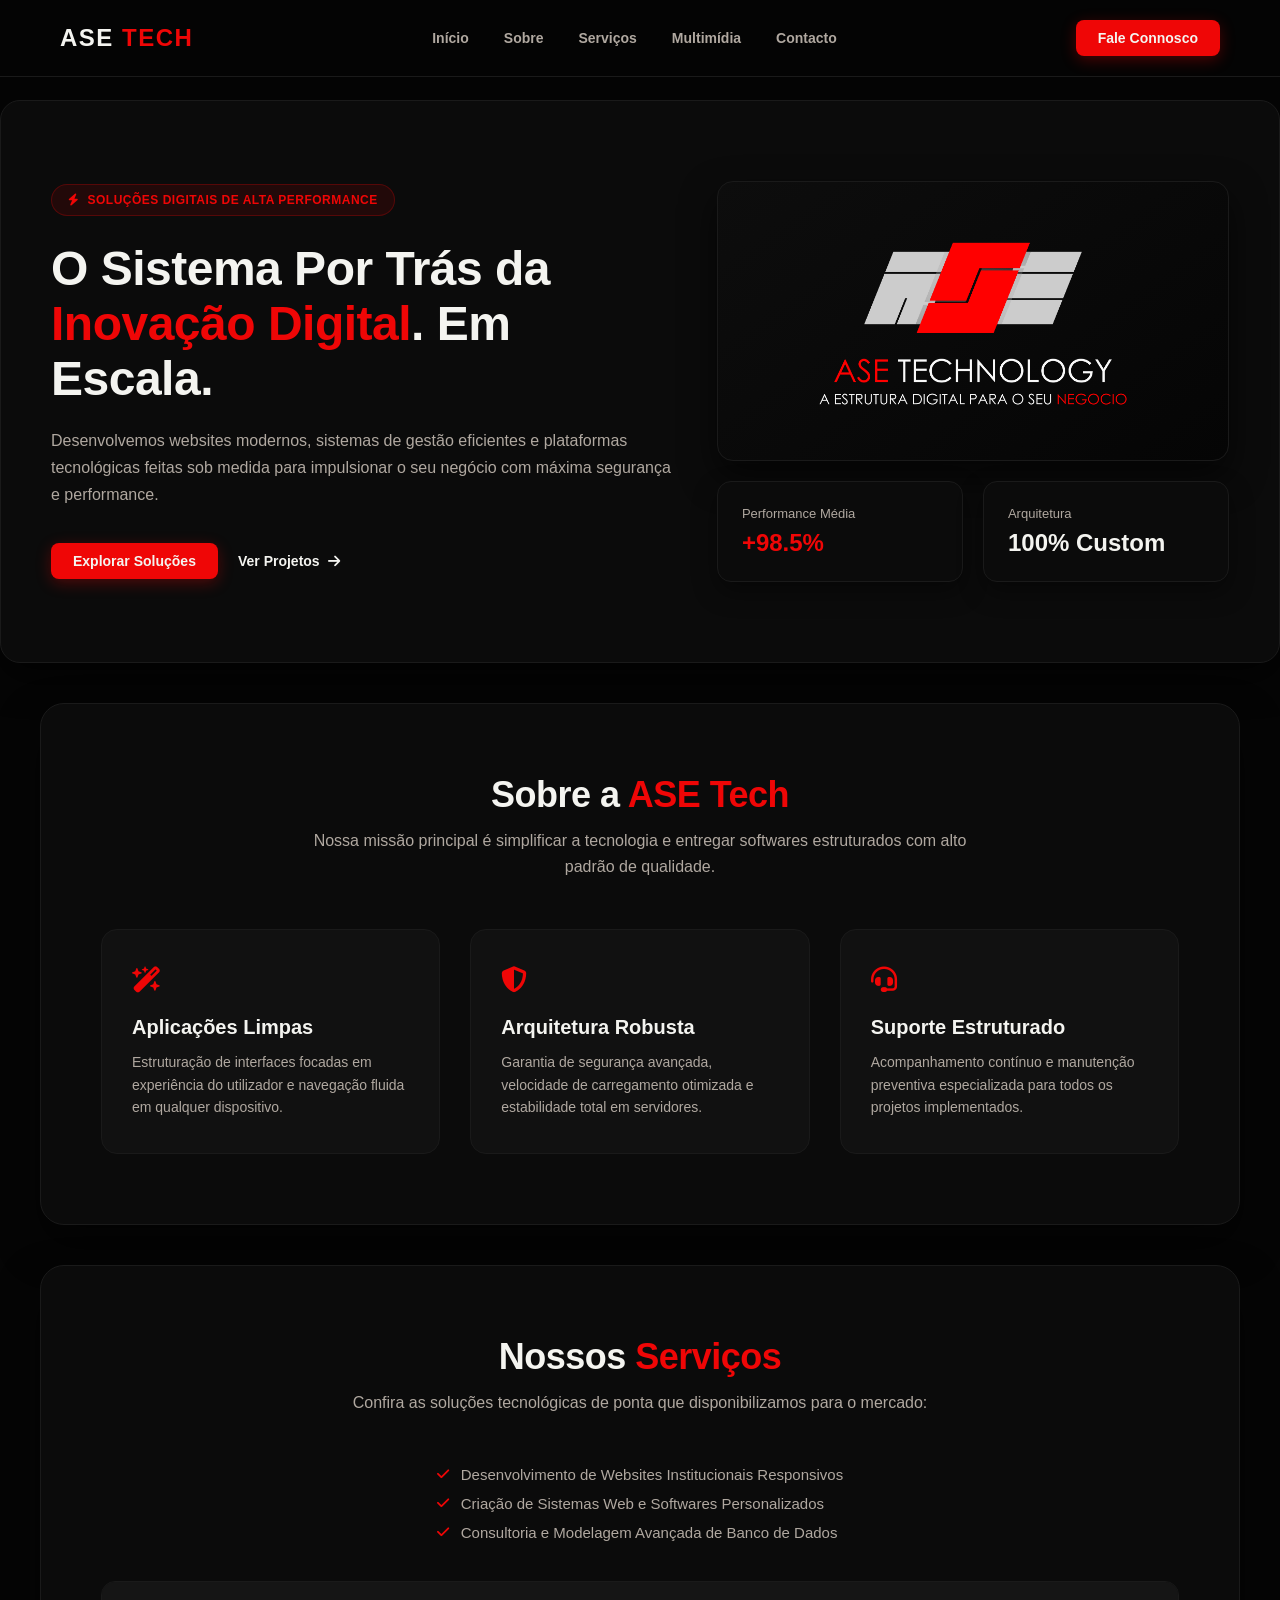
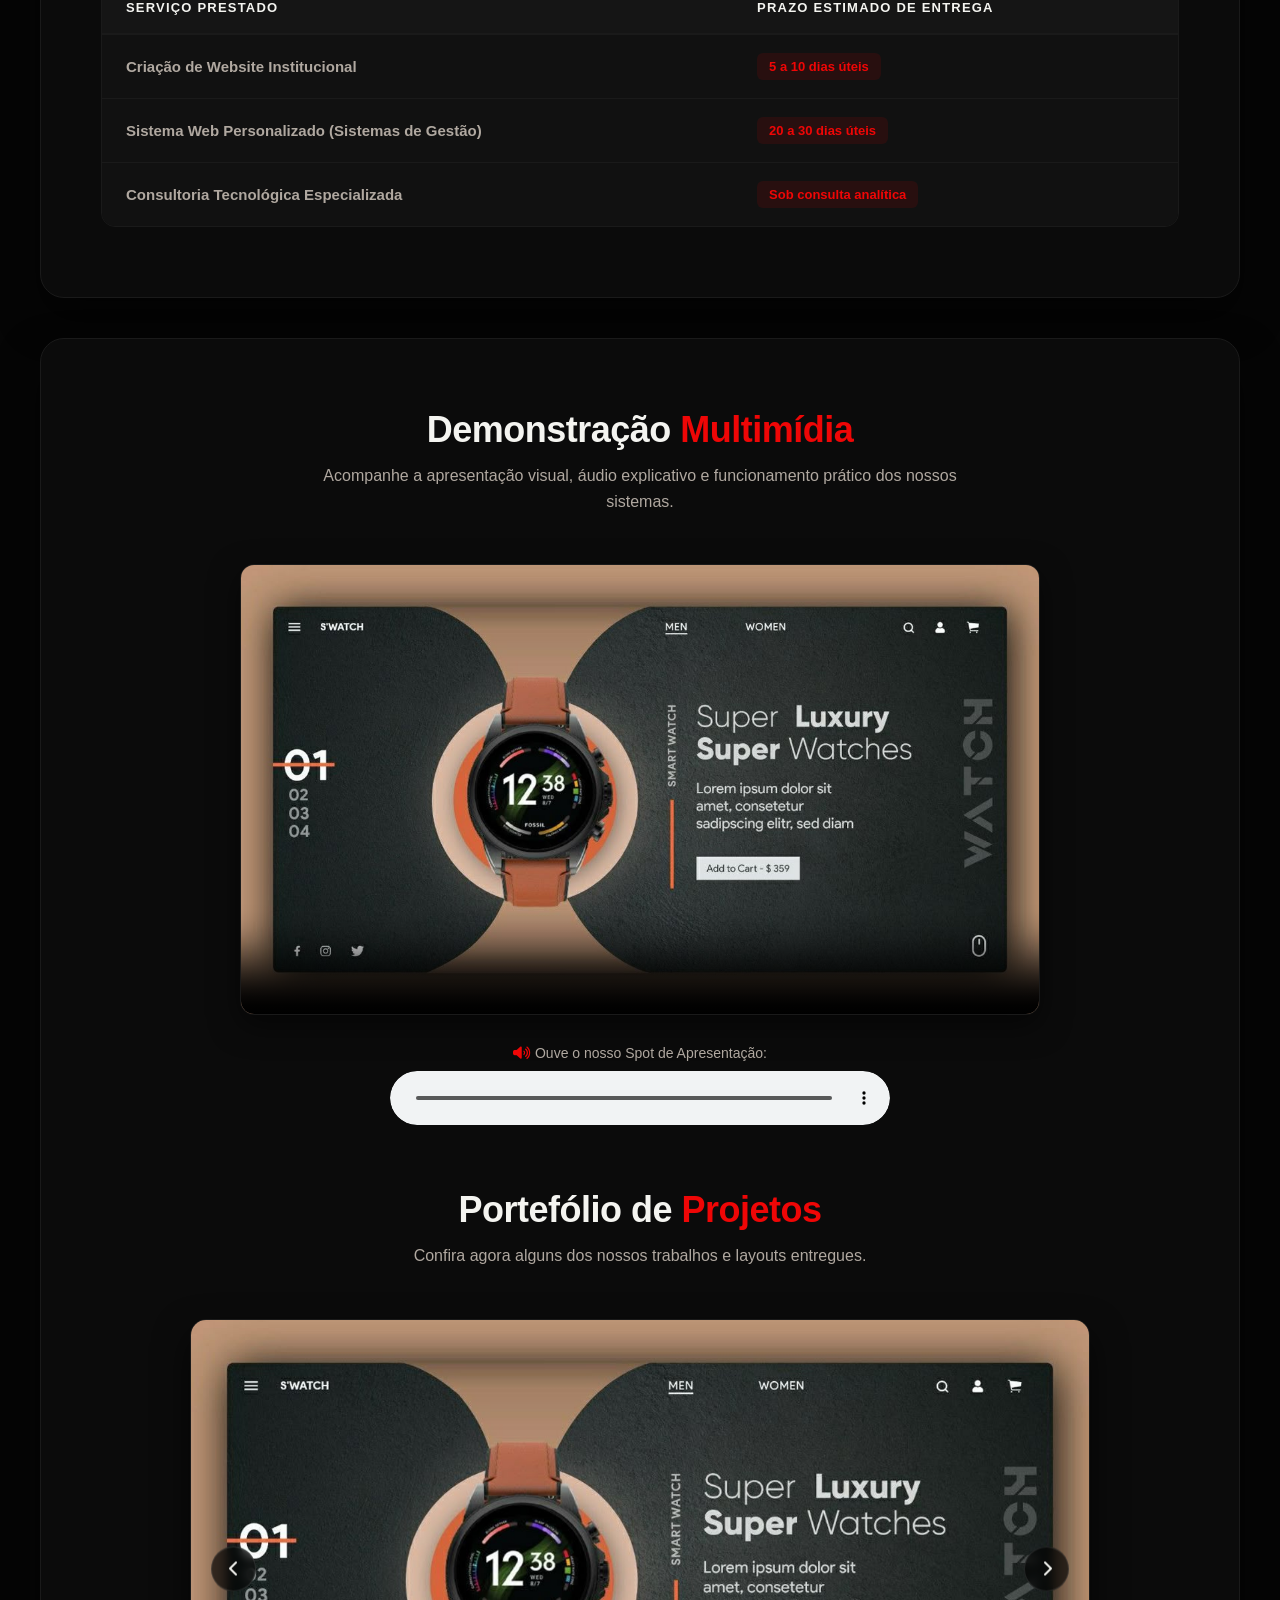
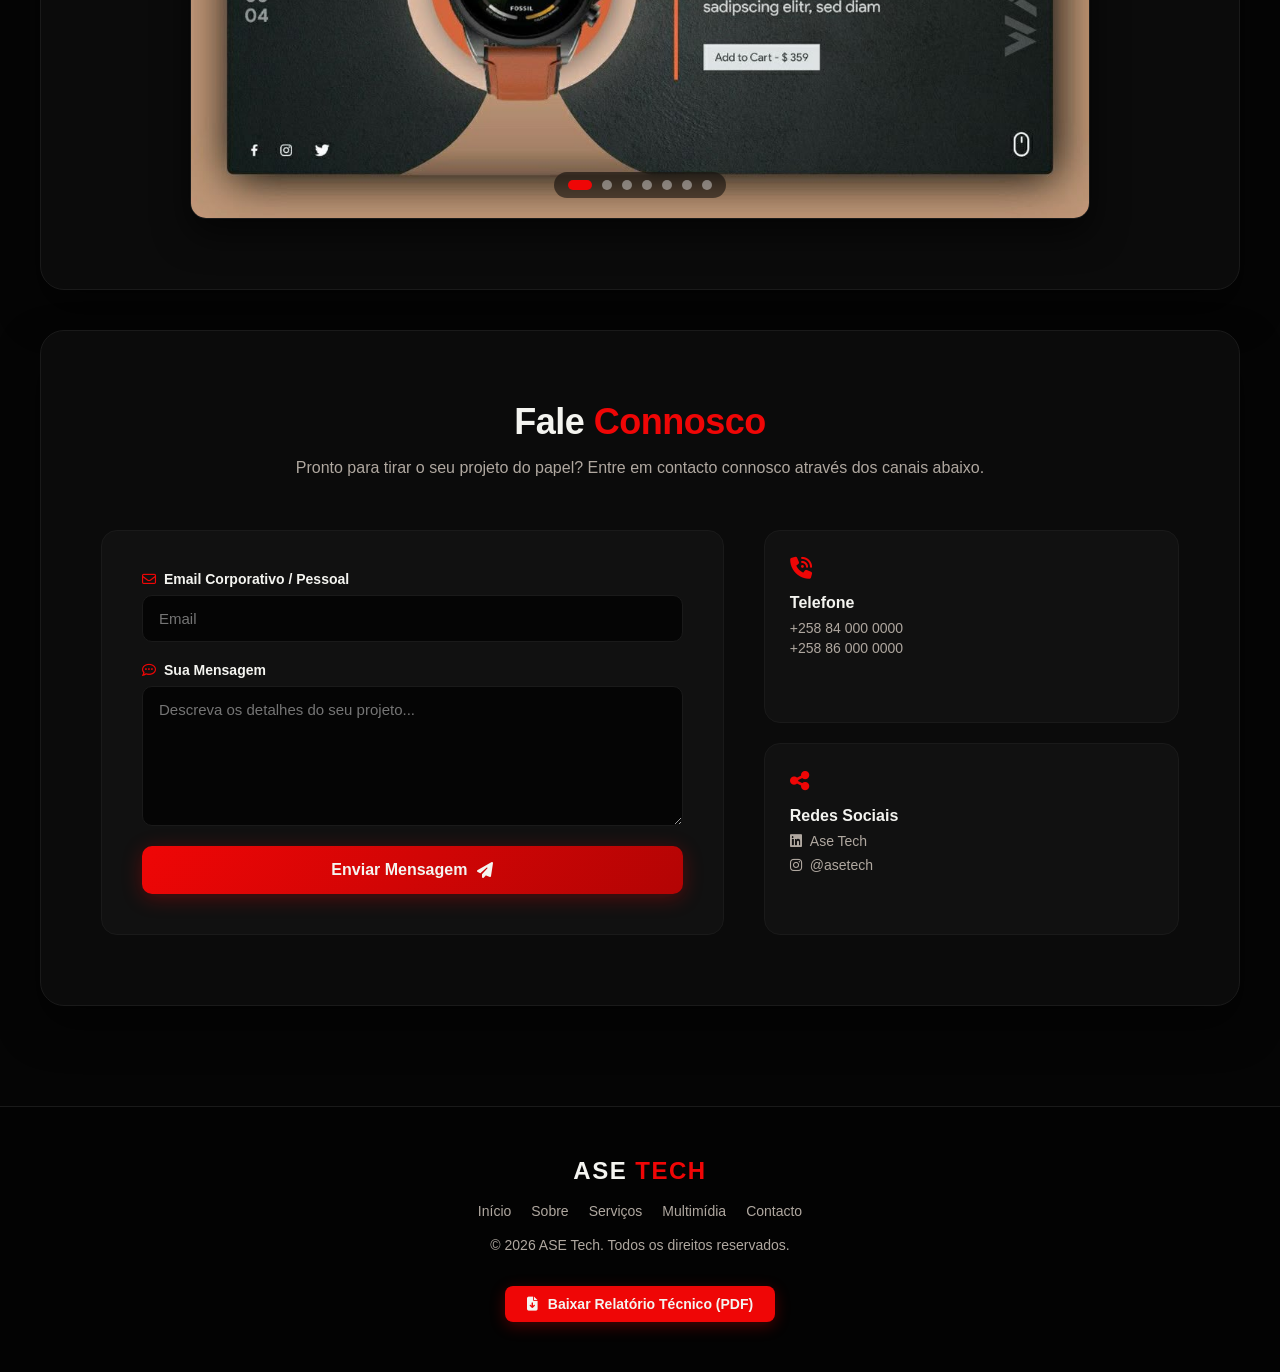
<file: index.html>
<!DOCTYPE html>
<html lang="pt">

<head>
    <meta charset="UTF-8">
    <meta name="viewport" content="width=device-width, initial-scale=1.0">
    <link rel="icon" type="image/png" sizes="32x32" href="assets/logo.png">
    <title>ASE Tech - Soluções Digitais de Alta Performance</title>
    <link rel="stylesheet" href="ase.css">
    <link rel="stylesheet" href="https://cdnjs.cloudflare.com/ajax/libs/font-awesome/6.4.0/css/all.min.css">
</head>

<body>

    <header id="header">
        <div class="logo">ASE <span>TECH</span></div>
        <nav class="nav-menu" id="nav-menu">
            <ul>
                <li><a href="#home">Início</a></li>
                <li><a href="#sobre">Sobre</a></li>
                <li><a href="#servicos">Serviços</a></li>
                <li><a href="#midia">Multimídia</a></li>
                <li><a href="#contato">Contacto</a></li>
            </ul>
        </nav>
        <div class="header-actions">
            <a href="#contato" class="btn-cta">Fale Connosco</a>
            <div class="menu-toggle" id="mobile-menu">
                <i class="fa-solid fa-bars"></i>
            </div>
        </div>
    </header>

    <section id="home" class="hero-section">
        <div class="hero-content">
            <div class="hero-badge">
                <i class="fa-solid fa-bolt"></i> SOLUÇÕES DIGITAIS DE ALTA PERFORMANCE
            </div>
            <h1>O Sistema Por Trás da <span>Inovação Digital</span>. Em Escala.</h1>
            <p>Desenvolvemos websites modernos, sistemas de gestão eficientes e plataformas tecnológicas feitas sob
                medida para impulsionar o seu negócio com máxima segurança e performance.</p>
            <div class="hero-buttons">
                <a href="#servicos" class="btn-cta">Explorar Soluções</a>
                <a href="#midia" class="btn-secondary">Ver Projetos <i class="fa-solid fa-arrow-right"></i></a>
            </div>
        </div>

        <div class="hero-visual-side">
            <div class="photo-box">
                <img src="assets/ase_ logo.png" alt="ASE Tech Logo">
            </div>
            <div class="metric-row">
                <div class="cube-card">
                    <span>Performance Média</span>
                    <strong class="red-text">+98.5%</strong>
                </div>
                <div class="cube-card">
                    <span>Arquitetura</span>
                    <strong>100% Custom</strong>
                </div>
            </div>
        </div>
    </section>

    <section id="sobre" class="content-section">
        <div class="section-header">
            <h2>Sobre a <span>ASE Tech</span></h2>
            <p class="section-desc">Nossa missão principal é simplificar a tecnologia e entregar softwares estruturados
                com alto padrão de qualidade.</p>
        </div>

        <div class="card-grid">
            <div class="feature-card">
                <div class="feature-icon"><i class="fa-solid fa-wand-magic-sparkles"></i></div>
                <h3>Aplicações Limpas</h3>
                <p>Estruturação de interfaces focadas em experiência do utilizador e navegação fluida em qualquer
                    dispositivo.</p>
            </div>
            <div class="feature-card">
                <div class="feature-icon"><i class="fa-solid fa-shield-halved"></i></div>
                <h3>Arquitetura Robusta</h3>
                <p>Garantia de segurança avançada, velocidade de carregamento otimizada e estabilidade total em
                    servidores.</p>
            </div>
            <div class="feature-card">
                <div class="feature-icon"><i class="fa-solid fa-headset"></i></div>
                <h3>Suporte Estruturado</h3>
                <p>Acompanhamento contínuo e manutenção preventiva especializada para todos os projetos implementados.
                </p>
            </div>
        </div>
    </section>

    <section id="servicos" class="content-section">
        <div class="section-header">
            <h2>Nossos <span>Serviços</span></h2>
            <p class="section-desc">Confira as soluções tecnológicas de ponta que disponibilizamos para o mercado:</p>
        </div>

        <div class="services-list-wrapper">
            <ul class="styled-list">
                <li><i class="fa-solid fa-check"></i> Desenvolvimento de Websites Institucionais Responsivos</li>
                <li><i class="fa-solid fa-check"></i> Criação de Sistemas Web e Softwares Personalizados</li>
                <li><i class="fa-solid fa-check"></i> Consultoria e Modelagem Avançada de Banco de Dados</li>
            </ul>
        </div>

        <div class="table-container">
            <table>
                <thead>
                    <tr>
                        <th>Serviço Prestado</th>
                        <th>Prazo Estimado de Entrega</th>
                    </tr>
                </thead>
                <tbody>
                    <tr>
                        <td><strong>Criação de Website Institucional</strong></td>
                        <td><span class="badge-time">5 a 10 dias úteis</span></td>
                    </tr>
                    <tr>
                        <td><strong>Sistema Web Personalizado (Sistemas de Gestão)</strong></td>
                        <td><span class="badge-time">20 a 30 dias úteis</span></td>
                    </tr>
                    <tr>
                        <td><strong>Consultoria Tecnológica Especializada</strong></td>
                        <td><span class="badge-time">Sob consulta analítica</span></td>
                    </tr>
                </tbody>
            </table>
        </div>
    </section>

    <section id="midia" class="content-section">
        <div class="section-header">
            <h2>Demonstração <span>Multimídia</span></h2>
            <p class="section-desc">Acompanhe a apresentação visual, áudio explicativo e funcionamento prático dos
                nossos sistemas.</p>
        </div>

        <div class="media-container">
            <video controls poster="assets/img1.jpg">
                <source src="assets/add.mp4" type="video/mp4">
                Seu navegador não suporta vídeos HTML5.
            </video>
        </div>

        <div class="audio-container" style="margin-top: 30px; text-align: center;">
            <p style="color: var(--swirl-gray); margin-bottom: 10px; font-size: 14px;"><i
                    class="fa-solid fa-volume-high" style="color: var(--red-primary);"></i> Ouve o nosso Spot de
                Apresentação:</p>
            <audio controls style="width: 100%; max-width: 500px;">
                <source src="assets/luvvoice.com-20260917-21576y.mp3" type="audio/mpeg">
                Seu navegador não suporta o elemento de áudio.
            </audio>
        </div>

        <div class="section-header" style="margin-top: 60px;">
            <h2>Portefólio de <span>Projetos</span></h2>
            <p class="section-desc">Confira agora alguns dos nossos trabalhos e layouts entregues.</p>
        </div>

        <div class="carousel-box">
            <div class="carousel-imagens">
                <img src="assets/img1.jpg" class="ativa" alt="Projeto 1">
                <img src="assets/img2.jpg" alt="Projeto 2">
                <img src="assets/img3.jpg" alt="Projeto 3">
                <img src="assets/img4.jpg" alt="Projeto 4">
                <img src="assets/img5.jpg" alt="Projeto 5">
                <img src="assets/img6.jpg" alt="Projeto 6">
                <img src="assets/img7.jpg" alt="Projeto 7">
            </div>
            <button class="seta seta-esquerda" onclick="mudarSlide(-1)"><i
                    class="fa-solid fa-chevron-left"></i></button>
            <button class="seta seta-direita" onclick="mudarSlide(1)"><i class="fa-solid fa-chevron-right"></i></button>

            <div class="carousel-dots">
                <span class="dot ativa" onclick="pontosSlide(0)"></span>
                <span class="dot" onclick="pontosSlide(1)"></span>
                <span class="dot" onclick="pontosSlide(2)"></span>
                <span class="dot" onclick="pontosSlide(3)"></span>
                <span class="dot" onclick="pontosSlide(4)"></span>
                <span class="dot" onclick="pontosSlide(5)"></span>
                <span class="dot" onclick="pontosSlide(6)"></span>
            </div>
        </div>
    </section>

    <section id="contato" class="content-section">
        <div class="section-header">
            <h2>Fale <span>Connosco</span></h2>
            <p class="section-desc">Pronto para tirar o seu projeto do papel? Entre em contacto connosco através dos
                canais abaixo.</p>
        </div>

        <div class="contact-grid-wrapper">
            <form class="formulario" action="form.js" method="POST">
                <div class="form-group">
                    <label for="email"><i class="fa-regular fa-envelope"></i> Email Corporativo / Pessoal</label>
                    <input type="email" id="email" name="email" placeholder="Email" required>
                </div>

                <div class="form-group">
                    <label for="mensagem"><i class="fa-regular fa-comment-dots"></i> Sua Mensagem</label>
                    <textarea id="mensagem" name="mensagem" placeholder="Descreva os detalhes do seu projeto..."
                        required></textarea>
                </div>

                <button type="submit" id="submit" class="btn-submit">Enviar Mensagem <i
                        class="fa-solid fa-paper-plane"></i></button>
            </form>

            <div class="contact-box">
                <div class="contact-item">
                    <div class="contact-icon"><i class="fa-solid fa-phone-volume"></i></div>
                    <h4>Telefone</h4>
                    <p>+258 84 000 0000</p>
                    <p>+258 86 000 0000</p>
                </div>
                <div class="contact-item">
                    <div class="contact-icon"><i class="fa-solid fa-share-nodes"></i></div>
                    <h4>Redes Sociais</h4>
                    <p><a href="#" target="_blank"><i class="fa-brands fa-linkedin"></i> Ase Tech</a></p>
                    <p><a href="#" target="_blank"><i class="fa-brands fa-instagram"></i> @asetech</a></p>
                </div>
            </div>
        </div>
    </section>

    <footer>
        <div class="footer-content">
            <div class="logo">ASE <span>TECH</span></div>

            <nav class="footer-nav">
                <ul>
                    <li><a href="#home">Início</a></li>
                    <li><a href="#sobre">Sobre</a></li>
                    <li><a href="#servicos">Serviços</a></li>
                    <li><a href="#midia">Multimídia</a></li>
                    <li><a href="#contato">Contacto</a></li>
                </ul>
            </nav>

            <p>&copy; 2026 ASE Tech. Todos os direitos reservados.</p>
            <div class="download-container" style="margin-top: 15px;">
                <a href="assets/Relatorio_ASE_Tech.pdf" download class="btn-cta"
                    style="display: inline-flex; align-items: center; gap: 10px; text-decoration: none;">
                    <i class="fa-solid fa-file-arrow-down"></i> Baixar Relatório Técnico (PDF)
                </a>
            </div>
        </div>
    </footer>

    <script>
        // Carrossel
        let indiceAtual = 0;
        const imagens = document.querySelectorAll('.carousel-imagens img');
        const dots = document.querySelectorAll('.carousel-dots .dot');

        function mostrarSlide(index) {
            if (index >= imagens.length) {
                indiceAtual = 0;
            } else if (index < 0) {
                indiceAtual = imagens.length - 1;
            } else {
                indiceAtual = index;
            }

            imagens.forEach(img => img.classList.remove('ativa'));
            dots.forEach(dot => dot.classList.remove('ativa'));

            imagens[indiceAtual].classList.add('ativa');
            if (dots[indiceAtual]) dots[indiceAtual].classList.add('ativa');
        }

        function mudarSlide(direcao) {
            mostrarSlide(indiceAtual + direcao);
        }

        function pontosSlide(index) {
            mostrarSlide(index);
        }

        setInterval(() => {
            mudarSlide(1);
        }, 5000);

        // Menu Hambúrguer
        const mobileMenu = document.getElementById('mobile-menu');
        const navMenu = document.getElementById('nav-menu');

        mobileMenu.addEventListener('click', () => {
            navMenu.classList.toggle('active');
        });

        const linksNav = document.querySelectorAll('.nav-menu a, .footer-nav a');

        linksNav.forEach(link => {
            link.addEventListener('click', function () {
                linksNav.forEach(l => l.classList.remove('ativo'));
                this.classList.add('ativo');
                const navMenu = document.getElementById('nav-menu');
                if (navMenu.classList.contains('active')) {
                    navMenu.classList.remove('active');
                }
            });
        });
    </script>
</body>

</html>
</file>
<file: ase.css>
/* ==========================================================================
   1. VARIÁVEIS E RESET GLOBAL
   ========================================================================== */
:root {
    --bg-black: #050505;
    --red-primary: #EF0606;
    --red-hover: #ff1a1a;
    --swirl-gray: #B0A8A0;
    --off-white: #F4F4F0;
    --card-bg: #0b0b0b;
    --card-hover-bg: #111111;
    --border-color: #1a1a1a;
    --border-hover: rgba(239, 6, 6, 0.4);
}

* {
    box-sizing: border-box;
    margin: 0;
    padding: 0;
}

html {
    scroll-behavior: smooth;
}

body {
    width: 100%;
    min-height: 100vh;
    font-family: 'Segoe UI', Arial, sans-serif;
    background-color: var(--bg-black);
    color: var(--off-white);
}

section, [id] {
    scroll-margin-top: 100px;
}

/* ==========================================================================
   2. BOTÕES E COMPONENTES COMPARTILHADOS
   ========================================================================== */
.btn-cta {
    background-color: var(--red-primary);
    color: var(--off-white);
    padding: 10px 22px;
    border-radius: 8px;
    text-decoration: none;
    font-weight: bold;
    font-size: 14px;
    box-shadow: 0 4px 15px rgba(239, 6, 6, 0.3);
    transition: all 0.3s ease;
}

.btn-cta:hover {
    background: linear-gradient(135deg, var(--red-hover), var(--red-primary));
    transform: translateY(-2px);
    box-shadow: 0 6px 25px rgba(239, 6, 6, 0.5);
}

.btn-secondary {
    color: var(--off-white);
    text-decoration: none;
    font-weight: 600;
    font-size: 14px;
    display: inline-flex;
    align-items: center;
    gap: 8px;
    transition: color 0.3s;
}

.btn-secondary:hover {
    color: var(--red-primary);
}

/* ==========================================================================
   3. HEADER E NAVEGAÇÃO
   ========================================================================== */
header {
    position: fixed;
    top: 0;
    left: 0;
    width: 100%;
    display: flex;
    justify-content: space-between;
    align-items: center;
    padding: 20px 60px;
    background-color: rgba(5, 5, 5, 0.85);
    backdrop-filter: blur(12px);
    border-bottom: 1px solid var(--border-color);
    z-index: 1000;
}

.logo {
    font-weight: 800;
    font-size: 24px;
    letter-spacing: 1.5px;
    color: var(--off-white);
}

.logo span {
    color: var(--red-primary);
}

.nav-menu ul {
    list-style: none;
    display: flex;
    gap: 35px;
}

.nav-menu a {
    color: var(--swirl-gray);
    text-decoration: none;
    font-size: 14px;
    font-weight: 600;
    transition: color 0.3s ease;
}

.nav-menu a:hover,
.nav-menu a.ativo {
    color: var(--red-primary) !important;
    font-weight: 700;
}

.header-actions {
    display: flex;
    align-items: center;
    gap: 20px;
}

.menu-toggle {
    display: none;
    font-size: 22px;
    cursor: pointer;
    color: var(--off-white);
}

/* ==========================================================================
   4. HERO SECTION
   ========================================================================== */
.hero-section {
    display: grid;
    grid-template-columns: 1.1fr 0.9fr;
    align-items: center;
    gap: 40px;
    max-width: 1300px;
    margin: 100px auto 0 auto;
    padding: 80px 50px;
    background-color: var(--card-bg);
    border: 1px solid var(--border-color);
    border-radius: 20px;
    box-shadow: 0 15px 35px rgba(0, 0, 0, 0.6);
}

.hero-content {
    display: flex;
    flex-direction: column;
}

.hero-badge {
    display: inline-flex;
    align-items: center;
    gap: 8px;
    background-color: rgba(239, 6, 6, 0.1);
    color: var(--red-primary);
    padding: 8px 16px;
    border-radius: 30px;
    font-size: 12px;
    font-weight: 700;
    border: 1px solid rgba(239, 6, 6, 0.25);
    width: fit-content;
    margin-bottom: 25px;
    letter-spacing: 0.5px;
}

.hero-content h1 {
    font-size: 48px;
    line-height: 1.15;
    margin-bottom: 20px;
    font-weight: 800;
    letter-spacing: -0.5px;
}

.hero-content h1 span {
    color: var(--red-primary);
}

.hero-content p {
    color: var(--swirl-gray);
    font-size: 16px;
    line-height: 1.7;
    margin-bottom: 35px;
}

.hero-buttons {
    display: flex;
    gap: 20px;
    align-items: center;
}

.hero-visual-side {
    display: flex;
    flex-direction: column;
    gap: 20px;
}

.photo-box {
    width: 100%;
    height: 280px;
    background: linear-gradient(145deg, #0d0d0d, #050505);
    border: 1px solid var(--border-color);
    border-radius: 16px;
    display: flex;
    flex-direction: column;
    align-items: center;
    justify-content: center;
    color: var(--swirl-gray);
    box-shadow: 0 15px 35px rgba(0,0,0,0.6);
    overflow: hidden;
}

.photo-box img {
    max-width: 100%;
    max-height: 100%;
    object-fit: contain;
}

.metric-row {
    display: grid;
    grid-template-columns: 1fr 1fr;
    gap: 20px;
}

.cube-card {
    background-color: var(--card-bg);
    border: 1px solid var(--border-color);
    padding: 24px;
    border-radius: 14px;
    box-shadow: 0 10px 25px rgba(0,0,0,0.4);
    transition: all 0.3s ease;
}

.cube-card:hover {
    border-color: var(--border-hover);
    transform: translateY(-3px);
}

.cube-card span {
    display: block;
    color: var(--swirl-gray);
    font-size: 13px;
    margin-bottom: 8px;
    font-weight: 500;
}

.cube-card strong {
    font-size: 24px;
    color: var(--off-white);
    font-weight: 800;
}

.cube-card strong.red-text {
    color: var(--red-primary);
}

/* ==========================================================================
   5. ESTRUTURA DE SEÇÕES GERAIS
   ========================================================================== */
.content-section {
    padding: 70px 60px;
    max-width: 1200px;
    margin: 40px auto;
    background-color: var(--card-bg);
    border: 1px solid var(--border-color);
    border-radius: 24px;
    box-shadow: 0 20px 40px rgba(0,0,0,0.5);
}

.section-header {
    text-align: center;
    max-width: 700px;
    margin: 0 auto 50px auto;
}

.section-header h2 {
    font-size: 36px;
    margin-bottom: 12px;
    font-weight: 800;
    letter-spacing: -0.5px;
}

.section-header h2 span {
    color: var(--red-primary);
}

.section-desc {
    color: var(--swirl-gray);
    font-size: 16px;
    line-height: 1.6;
}

/* ==========================================================================
   6. GRID DE CARDS (SOBRE / RECURSOS)
   ========================================================================== */
.card-grid {
    display: grid;
    grid-template-columns: repeat(auto-fit, minmax(300px, 1fr));
    gap: 30px;
}

.feature-card {
    background-color: var(--card-hover-bg);
    border: 1px solid var(--border-color);
    border-radius: 16px;
    padding: 35px 30px;
    transition: all 0.3s ease;
}

.feature-card:hover {
    transform: translateY(-6px);
    border-color: var(--border-hover);
    box-shadow: 0 10px 30px rgba(239, 6, 6, 0.1);
}

.feature-icon {
    font-size: 26px;
    color: var(--red-primary);
    margin-bottom: 20px;
}

.feature-card h3 {
    color: var(--off-white);
    font-size: 20px;
    margin-bottom: 12px;
    font-weight: 700;
}

.feature-card p {
    color: var(--swirl-gray);
    font-size: 14px;
    line-height: 1.6;
}

/* ==========================================================================
   7. LISTAS E TABELAS DE SERVIÇOS
   ========================================================================== */
.services-list-wrapper {
    display: flex;
    justify-content: center;
    margin-bottom: 40px;
}

.styled-list {
    list-style: none;
    display: flex;
    flex-direction: column;
    gap: 12px;
}

.styled-list li {
    color: var(--swirl-gray);
    font-size: 15px;
    display: flex;
    align-items: center;
    gap: 12px;
}

.styled-list li i {
    color: var(--red-primary);
    font-size: 14px;
}

.table-container {
    width: 100%;
    overflow-x: auto;
    border-radius: 14px;
    border: 1px solid var(--border-color);
}

table {
    width: 100%;
    border-collapse: collapse;
    background-color: var(--card-hover-bg);
}

th, td {
    padding: 18px 24px;
    text-align: left;
}

th {
    background-color: #151515;
    color: var(--off-white);
    font-size: 13px;
    text-transform: uppercase;
    letter-spacing: 1.2px;
    border-bottom: 2px solid var(--border-color);
}

td {
    border-bottom: 1px solid var(--border-color);
    color: var(--swirl-gray);
    font-size: 15px;
}

tr:last-child td {
    border-bottom: none;
}

.badge-time {
    display: inline-block;
    background-color: rgba(239, 6, 6, 0.1);
    color: var(--red-primary);
    padding: 6px 12px;
    border-radius: 6px;
    font-size: 13px;
    font-weight: 600;
}

/* ==========================================================================
   8. MULTIMÍDIA E CARROSSEL
   ========================================================================== */
.media-container {
    width: 100%;
    display: flex;
    justify-content: center;
}

video {
    width: 100%;
    max-width: 800px;
    border-radius: 14px;
    border: 1px solid var(--border-color);
    box-shadow: 0 10px 30px rgba(0,0,0,0.5);
}

audio {
    border-radius: 30px;
    outline: none;
}

.carousel-box {
    position: relative;
    width: 100%;
    max-width: 900px;
    height: 500px;
    margin: 40px auto 0 auto;
    border-radius: 16px;
    overflow: hidden;
    background-color: #111;
    border: 1px solid var(--border-color);
    box-shadow: 0 15px 35px rgba(0,0,0,0.6);
}

.carousel-imagens {
    position: relative;
    width: 100%;
    height: 100%;
}

.carousel-imagens img {
    position: absolute;
    width: 100%;
    height: 100%;
    object-fit: cover;
    opacity: 0;
    transition: opacity 0.5s ease-in-out;
}

.carousel-imagens img.ativa {
    opacity: 1;
}

.seta {
    position: absolute;
    top: 50%;
    transform: translateY(-50%);
    background-color: rgba(0, 0, 0, 0.65);
    backdrop-filter: blur(5px);
    color: var(--off-white);
    border: 1px solid rgba(255, 255, 255, 0.1);
    width: 45px;
    height: 45px;
    cursor: pointer;
    font-size: 16px;
    border-radius: 50%;
    display: flex;
    align-items: center;
    justify-content: center;
    transition: all 0.3s ease;
    z-index: 10;
}

.seta:hover {
    background-color: var(--red-primary);
    border-color: var(--red-primary);
}

.seta-esquerda { left: 20px; }
.seta-direita { right: 20px; }

.carousel-dots {
    position: absolute;
    bottom: 20px;
    left: 50%;
    transform: translateX(-50%);
    display: flex;
    gap: 10px;
    background: rgba(0, 0, 0, 0.5);
    padding: 8px 14px;
    border-radius: 20px;
    backdrop-filter: blur(5px);
    z-index: 10;
}

.dot {
    width: 10px;
    height: 10px;
    background-color: rgba(255, 255, 255, 0.4);
    border-radius: 50%;
    cursor: pointer;
    transition: all 0.3s ease;
}

.dot.ativa {
    background-color: var(--red-primary);
    width: 24px;
    border-radius: 5px;
}

/* ==========================================================================
   9. FORMULÁRIO E CONTACTOS
   ========================================================================== */
.contact-grid-wrapper {
    display: grid;
    grid-template-columns: 1.2fr 0.8fr;
    gap: 40px;
    align-items: stretch;
}

.formulario {
    background-color: var(--card-hover-bg);
    border: 1px solid var(--border-color);
    border-radius: 16px;
    padding: 40px;
    display: flex;
    flex-direction: column;
    gap: 20px;
    width: 100%;
    height: 100%;
}

.form-group {
    display: flex;
    flex-direction: column;
    gap: 8px;
}

.form-group label {
    color: var(--off-white);
    font-size: 14px;
    font-weight: 600;
    display: flex;
    align-items: center;
    gap: 8px;
}

.form-group label i {
    color: var(--red-primary);
}

input[type="email"], textarea {
    width: 100%;
    background-color: #050505;
    border: 1px solid var(--border-color);
    border-radius: 10px;
    padding: 14px 16px;
    font-size: 15px;
    color: var(--off-white);
    font-family: inherit;
    transition: border-color 0.3s;
}

textarea {
    height: 140px;
    resize: vertical;
}

input[type="email"]:focus, textarea:focus {
    outline: none;
    border-color: var(--red-primary);
}

.btn-submit {
    background: linear-gradient(135deg, var(--red-primary), #b30404);
    color: var(--off-white);
    border: none;
    border-radius: 10px;
    padding: 15px;
    font-size: 16px;
    font-weight: 700;
    cursor: pointer;
    display: flex;
    align-items: center;
    justify-content: center;
    gap: 10px;
    transition: all 0.3s;
    box-shadow: 0 4px 20px rgba(239, 6, 6, 0.3);
}

.btn-submit:hover {
    background: linear-gradient(135deg, var(--red-hover), var(--red-primary));
    transform: translateY(-2px);
}

.contact-box {
    display: flex;
    flex-direction: column;
    gap: 20px;
    justify-content: space-between;
}

.contact-item {
    background-color: var(--card-hover-bg);
    border: 1px solid var(--border-color);
    padding: 25px;
    border-radius: 16px;
    transition: border-color 0.3s;
    flex: 1;
}

.contact-item:hover {
    border-color: var(--border-hover);
}

.contact-icon {
    font-size: 22px;
    color: var(--red-primary);
    margin-bottom: 12px;
}

.contact-item h4 {
    color: var(--off-white);
    margin-bottom: 8px;
    font-size: 16px;
    font-weight: 700;
}

.contact-item p, .contact-item a {
    color: var(--swirl-gray);
    text-decoration: none;
    font-size: 14px;
    margin-bottom: 4px;
    display: flex;
    align-items: center;
    gap: 8px;
}

.contact-item a:hover {
    color: var(--red-primary);
}

/* ==========================================================================
   10. FOOTER
   ========================================================================== */
footer {
    text-align: center;
    padding: 50px 20px;
    color: var(--swirl-gray);
    font-size: 14px;
    border-top: 1px solid var(--border-color);
    margin-top: 100px;
    background-color: #030303;
}

.footer-content {
    max-width: 1200px;
    margin: 0 auto;
    display: flex;
    flex-direction: column;
    align-items: center;
    gap: 18px;
}

.footer-nav ul {
    list-style: none;
    display: flex;
    gap: 20px;
    flex-wrap: wrap;
    justify-content: center;
}

.footer-nav a {
    color: var(--swirl-gray);
    text-decoration: none;
    font-size: 14px;
    transition: color 0.3s;
}

.footer-nav a:hover,
.footer-nav a.ativo {
    color: var(--red-primary) !important;
}

/* ==========================================================================
   11. RESPONSIVIDADE E MENU HAMBÚRGUER
   ========================================================================== */
@media (max-width: 968px) {
    header {
        padding: 18px 25px;
    }

    .menu-toggle {
        display: block; /* Revela o ícone hambúrguer no celular */
    }

    .nav-menu {
        position: absolute;
        top: 100%;
        left: 0;
        width: 100%;
        background-color: rgba(5, 5, 5, 0.95);
        backdrop-filter: blur(15px);
        border-bottom: 1px solid var(--border-color);
        display: none;
        padding: 20px 0;
    }

    .nav-menu.active {
        display: block; /* Exibe o menu dropdown quando clicado */
    }

    .nav-menu ul {
        flex-direction: column;
        align-items: center;
        gap: 20px;
    }

    .hero-section {
        grid-template-columns: 1fr;
        margin-top: 80px;
        padding: 40px 20px;
    }

    .hero-buttons {
        justify-content: center;
    }

    .content-section {
        padding: 60px 25px;
        margin: 20px 15px;
    }

    .contact-grid-wrapper {
        grid-template-columns: 1fr;
    }
    
    .carousel-box {
        height: 300px;
    }
}
</file>
